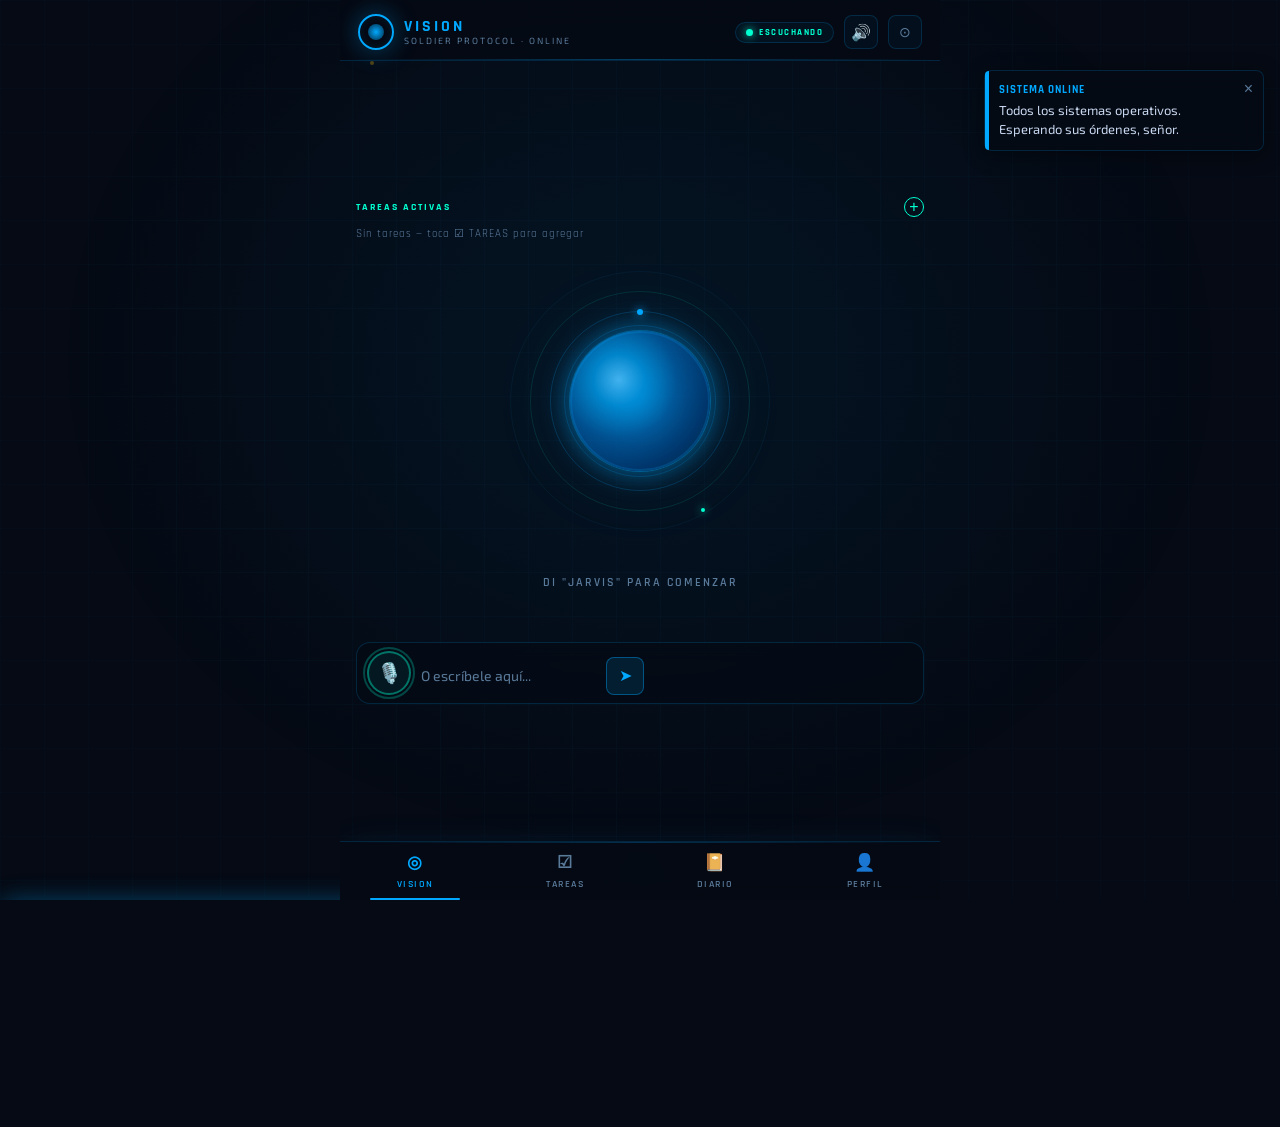
<file: index.html>
<!DOCTYPE html>
<html lang="es">

<head>
  <meta charset="UTF-8" />
  <meta name="viewport"
    content="width=device-width, initial-scale=1.0, maximum-scale=1.0, user-scalable=no, viewport-fit=cover" />
  <meta name="theme-color" content="#050A14" />
  <meta name="apple-mobile-web-app-capable" content="yes" />
  <meta name="apple-mobile-web-app-status-bar-style" content="black-translucent" />
  <meta name="apple-mobile-web-app-title" content="VISION SOLDIER" />
  <meta name="description" content="Tu asistente de inteligencia artificial personal." />
  <title>VISION SOLDIER</title>
  <link rel="manifest" href="manifest.json" />
  <link rel="stylesheet" href="css/main.css" />
</head>

<body>
  <div id="app">

    <!-- ── HEADER ── -->
    <header id="header">
      <div class="header-logo">
        <div class="logo-arc" aria-hidden="true"></div>
        <div class="logo-text">
          <span class="logo-title">VISION</span>
          <span class="logo-sub">Soldier Protocol · Online</span>
        </div>
      </div>
      <div class="header-controls">
        <div class="wake-status" id="wake-status">
          <span class="wake-dot" id="wake-dot"></span>
          <span class="wake-label" id="wake-label">ESCUCHANDO</span>
        </div>
        <button class="icon-btn" id="mute-btn" title="Silenciar voz" aria-label="Silenciar voz">🔊</button>
        <button class="icon-btn" id="minimize-btn" title="Minimizar a burbuja"
          aria-label="Minimizar a burbuja">⊙</button>
      </div>
    </header>

    <!-- ── PANTALLA PRINCIPAL ── -->
    <main id="main-screen">

      <!-- Barra de tareas diarias -->
      <div class="top-tasks-bar" id="top-tasks-bar">
        <div class="tasks-header">
          <span>TAREAS ACTIVAS</span>
          <button id="new-task-main-btn" class="add-task-btn" aria-label="Nueva tarea">+</button>
        </div>
        <div id="active-tasks-list" class="tasks-list"></div>
      </div>

      <!-- Partículas de fondo -->
      <div class="particles" aria-hidden="true">
        <div class="particle"></div>
        <div class="particle"></div>
        <div class="particle"></div>
        <div class="particle"></div>
        <div class="particle"></div>
        <div class="particle"></div>
        <div class="particle"></div>
        <div class="particle"></div>
        <div class="particle"></div>
        <div class="particle"></div>
        <div class="particle"></div>
        <div class="particle"></div>
      </div>

      <!-- Orbe central futurista -->
      <div class="orb-container" id="orb-container">
        <!-- Anillos orbitales -->
        <div class="orb-ring ring-1" aria-hidden="true"></div>
        <div class="orb-ring ring-2" aria-hidden="true"></div>
        <div class="orb-ring ring-3" aria-hidden="true"></div>

        <!-- Cuerpo del orbe -->
        <div class="orb" id="orb" aria-live="polite" aria-label="Estado de VISION">
          <div class="orb-core"></div>
          <div class="orb-glow"></div>
          <div class="orb-pulse"></div>

          <!-- Ondas de audio (visibles al hablar) -->
          <div class="orb-waves" id="orb-waves" aria-hidden="true">
            <span></span><span></span><span></span>
            <span></span><span></span><span></span>
            <span></span><span></span>
          </div>
        </div>

      </div><!-- /.orb-container -->

      <!-- Estado / mensaje dinámico (fuera del contenedor para no solaparse con los anillos) -->
      <div class="orb-status" id="orb-status">Di "Jarvis" para comenzar</div>
      <div class="orb-transcript" id="orb-transcript"></div>

      <!-- Zona de entrada de texto -->
      <div class="input-zone" id="input-zone">
        <div class="input-row">
          <div class="mic-orb-wrapper">
            <button class="mic-orb-btn" id="mic-orb-btn" aria-label="Micrófono siempre activo">
              <span class="mic-icon">🎙️</span>
              <div class="mic-ring" aria-hidden="true"></div>
            </button>
          </div>
          <div class="text-input-wrapper">
            <textarea id="chat-input" placeholder="O escríbele aquí..." rows="1" aria-label="Mensaje para VISION"
              autocomplete="off"></textarea>
          </div>
          <button class="send-icon-btn" id="send-btn" aria-label="Enviar mensaje">➤</button>
        </div>
      </div>
    </main>

    <!-- ── CHAT DRAWER (oculto, sube con flecha) ── -->
    <div class="chat-drawer" id="chat-drawer" aria-label="Historial de conversación">
      <!-- Handle / flecha para abrir/cerrar -->
      <div class="drawer-handle" id="drawer-handle" role="button" aria-label="Mostrar historial del chat" tabindex="0">
        <div class="handle-bar"></div>
        <div class="handle-arrow" id="handle-arrow">▲</div>
        <span class="handle-label">HISTORIAL</span>
      </div>

      <!-- Mensajes -->
      <div class="drawer-messages" id="chat-messages" role="log" aria-live="polite">
      </div>
    </div>

    <!-- ── NAVEGACIÓN ── -->
    <nav id="nav" aria-label="Navegación principal">
      <button class="nav-btn active" data-view="main" aria-label="Principal">
        <span class="nav-icon">◎</span>
        <span>VISION</span>
      </button>
      <button class="nav-btn" data-view="tasks" aria-label="Tareas">
        <span class="nav-icon">☑</span>
        <span>TAREAS</span>
      </button>
      <button class="nav-btn" data-view="diary" aria-label="Diario">
        <span class="nav-icon">📔</span>
        <span>DIARIO</span>
      </button>
      <button class="nav-btn" data-view="profile" aria-label="Perfil">
        <span class="nav-icon">👤</span>
        <span>PERFIL</span>
      </button>
    </nav>

    <!-- ── OVERLAY: Diario ── -->
    <div class="overlay-view" id="view-diary" role="region" aria-label="Diario personal">
      <div class="overlay-header">
        <button class="back-btn" id="back-from-diary" aria-label="Volver">←</button>
        <span class="view-title">Diario</span>
        <button class="btn-add" id="add-diary-btn" aria-label="Nueva entrada">+</button>
      </div>
      <!-- Calendar navigation -->
      <div class="diary-cal-nav">
        <button class="cal-nav-btn" id="diary-prev-month" aria-label="Mes anterior">&#8249;</button>
        <span class="cal-month-label" id="diary-month-label">Abril 2026</span>
        <button class="cal-nav-btn" id="diary-next-month" aria-label="Mes siguiente">&#8250;</button>
      </div>
      <div class="diary-cal-grid" id="diary-cal-grid" role="grid" aria-label="Calendario"></div>
      <div class="diary-cal-date-label" id="diary-cal-date-label"></div>
      <div id="diary-list" role="list" class="diary-scroll"></div>
    </div>

    <!-- ── OVERLAY: Tareas ── -->
    <div class="overlay-view" id="view-tasks" role="region" aria-label="Tareas">
      <div class="overlay-header">
        <button class="back-btn" id="back-from-tasks" aria-label="Volver">←</button>
        <span class="view-title">Tareas</span>
        <button class="btn-add" id="add-task-view-btn" aria-label="Nueva tarea">+</button>
      </div>
      <div class="tasks-filter-row">
        <button class="task-filter-pill active" data-filter="all">TODAS</button>
        <button class="task-filter-pill" data-filter="pending">PENDIENTES</button>
        <button class="task-filter-pill" data-filter="done">COMPLETADAS</button>
      </div>
      <div class="tasks-full-list" id="tasks-full-list" role="list"></div>
    </div>

    <!-- ── OVERLAY: Perfil ── -->
    <div class="overlay-view" id="view-profile" role="region" aria-label="Perfil">
      <div class="overlay-header">
        <button class="back-btn" id="back-from-profile" aria-label="Volver">←</button>
        <span class="view-title">Mi Perfil</span>
      </div>
      <div class="profile-container">
        <div class="profile-card">
          <div class="profile-card-title">Datos del usuario</div>
          <div class="profile-field">
            <div class="field-label">Nombre / Apodo</div>
            <input class="hud-input" id="profile-name" type="text" placeholder="ej. Jarvis, señor..." />
          </div>
          <div class="profile-field">
            <div class="field-label">Profesión</div>
            <input class="hud-input" id="profile-profession" type="text" />
          </div>
          <div class="profile-field">
            <div class="field-label">Intereses (separados por coma)</div>
            <input class="hud-input" id="profile-interests" type="text" />
          </div>
          <div class="profile-field">
            <div class="field-label">Rasgos personales</div>
            <input class="hud-input" id="profile-traits" type="text" />
          </div>
          <div class="profile-field">
            <div class="field-label">Contraseña del Diario (Opcional)</div>
            <input class="hud-input" id="profile-diary-password" type="password" placeholder="Ej. Protocolo 12" />
          </div>
          <div class="profile-field">
            <div class="field-label">🔑 Clave API Gemini</div>
            <input class="hud-input" id="profile-geminiApiKey" type="password"
              placeholder="AIzaSy... (Google AI Studio)" />
            <div class="field-hint">Si la IA no responde, obtén una clave gratis en aistudio.google.com</div>
          </div>
          <button class="btn-primary" id="save-profile-btn" style="width:100%;margin-top:10px">Guardar</button>
        </div>
        <div class="profile-card">
          <div class="profile-card-title">Estadísticas</div>
          <div id="profile-stats"
            style="font-size:13px;color:var(--color-text-dim);display:flex;flex-direction:column;gap:8px;">Cargando...
          </div>
        </div>
        <div class="profile-card">
          <div class="profile-card-title"> Paleta de Colores</div>
          <div style="font-size:12px;color:var(--color-text-dim);margin-bottom:12px;">Elige el tema visual del orbe y la
            interfaz</div>
          <div class="palette-grid" id="palette-grid">
            <div class="palette-swatch active" data-palette="jarvis" data-name="Jarvis"
              style="background: radial-gradient(circle at 40% 40%, #00E5FF, #0040A0);"
              onclick="APP.setPalette('jarvis')" title="Jarvis Blue"></div>
            <div class="palette-swatch" data-palette="phantom" data-name="Phantom"
              style="background: radial-gradient(circle at 40% 40%, #FF6080, #800020);"
              onclick="APP.setPalette('phantom')" title="Phantom Red"></div>
            <div class="palette-swatch" data-palette="matrix" data-name="Matrix"
              style="background: radial-gradient(circle at 40% 40%, #60FF90, #005020);"
              onclick="APP.setPalette('matrix')" title="Emerald Matrix"></div>
            <div class="palette-swatch" data-palette="void" data-name="Void"
              style="background: radial-gradient(circle at 40% 40%, #C080FF, #300060);" onclick="APP.setPalette('void')"
              title="Void Purple"></div>
            <div class="palette-swatch" data-palette="solar" data-name="Solar"
              style="background: radial-gradient(circle at 40% 40%, #FFD060, #802000);"
              onclick="APP.setPalette('solar')" title="Solar Gold"></div>
          </div>
        </div>
        <div class="profile-card">
          <div class="profile-card-title">Cómo activar a VISION</div>
          <div
            style="font-size:13px;color:var(--color-text-dim);line-height:1.8;display:flex;flex-direction:column;gap:6px;">
            <span>🎙️ Di <strong style="color:var(--color-primary)">"Jarvis"</strong> seguido de tu pregunta</span>
            <span>📔 Di <strong style="color:var(--color-accent)">"Jarvis, guarda esto:"</strong> para el diario</span>
            <span>⌨️ O escribe directamente en el campo de texto</span>
            <span>▲ Sube el historial tocando la flecha inferior</span>
          </div>
        </div>
      </div>
    </div>

  </div><!-- /#app -->

  <!-- ── MODAL: Nueva entrada del diario ── -->
  <div id="diary-modal" role="dialog" aria-modal="true" aria-label="Nueva entrada">
    <div class="modal-box notebook-modal">
      <div class="modal-title-row">
        <div class="modal-title">📄 Nueva Entrada</div>
        <div class="modal-date" id="diary-modal-date"></div>
      </div>
      <div>
        <div class="field-label">¿Qué quieres que VISION recuerde?</div>
        <textarea class="hud-textarea" id="diary-modal-content" placeholder="Escribe aquí..." rows="5"></textarea>
      </div>
      <div style="display:flex;gap:12px;">
        <div style="flex:1">
          <div class="field-label">Categoría</div>
          <select class="hud-select" id="diary-modal-category">
            <option value="personal">Personal</option>
            <option value="trabajo">Trabajo</option>
            <option value="salud">Salud</option>
            <option value="meta">Meta</option>
            <option value="otros">Otros</option>
          </select>
        </div>
        <div style="flex:1">
          <div class="field-label">Importancia</div>
          <select class="hud-select" id="diary-modal-importance">
            <option value="1">1 — Baja</option>
            <option value="2">2 — Normal</option>
            <option value="3" selected>3 — Media</option>
            <option value="4">4 — Alta</option>
            <option value="5">5 — Crítica</option>
          </select>
        </div>
      </div>
      <div class="modal-actions">
        <button class="btn-secondary" id="diary-modal-cancel">Cancelar</button>
        <button class="btn-primary" id="diary-modal-save">Guardar</button>
      </div>
    </div>
  </div>

  <!-- ── MODAL: Contraseña del Diario ── -->
  <div id="password-modal" role="dialog" aria-modal="true" aria-label="Desbloquear Diario">
    <div class="modal-box password-box">
      <div class="modal-title" style="text-align: center; color: var(--color-danger);">ACCESO RESTRINGIDO</div>
      <div style="text-align:center; margin-bottom:10px; font-size:12px; color:var(--color-text-dim);">
        <p>El Archivo del Diario está bloqueado.</p>
        <p>Escribe la contraseña o díctala haciendo click en el micrófono.</p>
      </div>
      <div class="pwd-input-group" style="display:flex; gap:10px; align-items:center;">
        <input class="hud-input pwd-input" id="diary-password-input" type="password" placeholder="Contraseña..."
          style="flex:1;" />
        <button class="pwd-mic-btn" id="pwd-mic-btn" aria-label="Dictar contraseña"
          style="width:40px;height:40px;border-radius:50%;border:1px solid var(--color-danger);background:rgba(255,56,96,0.1);color:var(--color-danger);cursor:pointer;display:flex;align-items:center;justify-content:center;font-size:18px;">🎙️</button>
      </div>
      <div class="modal-actions" style="justify-content: center; margin-top: 10px;">
        <button class="btn-secondary" id="pwd-cancel-btn">Cancelar</button>
        <button class="btn-primary" id="pwd-unlock-btn"
          style="border-color: var(--color-danger); color: var(--color-danger);">Desbloquear</button>
      </div>
    </div>
  </div>

  <!-- ── BURBUJA FLOTANTE VISION ── -->
  <div id="vision-bubble" class="vision-bubble" role="complementary" aria-label="VISION Soldier activo">
    <div class="bubble-speech" id="bubble-speech" role="status" aria-live="polite">
      <span class="bubble-speech-title" id="bubble-speech-title">VISION</span>
      <span class="bubble-speech-text" id="bubble-speech-text"></span>
      <button class="bubble-speech-close" id="bubble-speech-close" aria-label="Cerrar mensaje">×</button>
    </div>
    <div class="bubble-orb-wrap" id="bubble-orb-click" role="button" tabindex="0"
      aria-label="VISION Soldier — pulsa para ver recordatorio">
      <div class="bubble-orb-core"></div>
      <div class="bubble-orb-ring"></div>
      <div class="bubble-orb-pulse"></div>
      <div class="bubble-status-dot state-listening" id="bubble-status-dot"></div>
    </div>
  </div>

  <!-- ── FLOATING NOTIFICATIONS ── -->
  <div id="floating-notifications-container" class="floating-notifications-container" aria-live="polite"></div>

  <!-- ── TOAST ── -->
  <div id="toast" role="status" aria-live="polite"></div>

  <!-- Scripts -->
  <script src="js/config.js"></script>
  <script src="js/db.js"></script>
  <script src="js/personality.js"></script>
  <script src="js/voice.js"></script>
  <script src="js/ai.js"></script>
  <script src="js/router.js"></script>
  <script src="js/bubble.js"></script>
  <script src="js/app.js"></script>

  <script>
    if ('serviceWorker' in navigator) {
      window.addEventListener('load', () => {
        navigator.serviceWorker.register('./sw.js').catch(() => { });
      });
    }
  </script>
</body>

</html>
</file>
<file: css/main.css>
/* ============================================================
   VISION SOLDIER — Rediseño: Orbe Central + Chat Drawer
   ============================================================ */

@import url('https://fonts.googleapis.com/css2?family=Exo+2:wght@300;400;500;600;700&family=Rajdhani:wght@300;400;500;600;700&display=swap');

/* ═══════════════════════════════════════════
   PALETAS DE COLOR — se cambia con JS
═══════════════════════════════════════════ */

/* Jarvis Blue (default) */
:root,
[data-palette="jarvis"] {
  --bg-primary:      #050A14;
  --bg-secondary:    #080F1F;
  --bg-card:         rgba(0, 168, 255, 0.04);
  --bg-card-hover:   rgba(0, 168, 255, 0.08);
  --color-primary:   #00A8FF;
  --color-accent:    #00FFD1;
  --color-gold:      #FFB800;
  --color-danger:    #FF3860;
  --color-muted:     #3A4A6A;
  --color-text:      #C8D8F0;
  --color-text-dim:  #5A7A9A;
  --border-color:    rgba(0, 168, 255, 0.18);
  --glow-primary:    0 0 24px rgba(0, 168, 255, 0.35);
  --glow-accent:     0 0 24px rgba(0, 255, 209, 0.35);
  --glow-hot:        0 0 40px rgba(0, 168, 255, 0.6);
  --orb-c1: rgba(100,200,255,0.9); --orb-c2: rgba(0,168,255,0.7); --orb-c3: rgba(0,100,200,0.5);
  --orb-shadow: rgba(0,168,255,0.4);
}

/* Phantom Red */
[data-palette="phantom"] {
  --bg-primary:      #120508;
  --bg-secondary:    #1C0810;
  --bg-card:         rgba(255, 40, 80, 0.04);
  --bg-card-hover:   rgba(255, 40, 80, 0.08);
  --color-primary:   #FF2850;
  --color-accent:    #FF8C00;
  --color-gold:      #FFD700;
  --color-danger:    #FF2850;
  --color-muted:     #5A2A3A;
  --color-text:      #F0C8D0;
  --color-text-dim:  #8A4A5A;
  --border-color:    rgba(255, 40, 80, 0.18);
  --glow-primary:    0 0 24px rgba(255, 40, 80, 0.45);
  --glow-accent:     0 0 24px rgba(255, 140, 0, 0.4);
  --glow-hot:        0 0 40px rgba(255, 40, 80, 0.7);
  --orb-c1: rgba(255,100,120,0.9); --orb-c2: rgba(255,40,80,0.7); --orb-c3: rgba(180,20,50,0.5);
  --orb-shadow: rgba(255,40,80,0.5);
}

/* Emerald Matrix */
[data-palette="matrix"] {
  --bg-primary:      #030D08;
  --bg-secondary:    #051508;
  --bg-card:         rgba(0, 255, 100, 0.04);
  --bg-card-hover:   rgba(0, 255, 100, 0.08);
  --color-primary:   #00FF64;
  --color-accent:    #AAFF44;
  --color-gold:      #FFD700;
  --color-danger:    #FF3860;
  --color-muted:     #1A4A2A;
  --color-text:      #C0F0D0;
  --color-text-dim:  #3A6A4A;
  --border-color:    rgba(0, 255, 100, 0.18);
  --glow-primary:    0 0 24px rgba(0, 255, 100, 0.4);
  --glow-accent:     0 0 24px rgba(170, 255, 68, 0.35);
  --glow-hot:        0 0 40px rgba(0, 255, 100, 0.65);
  --orb-c1: rgba(100,255,160,0.9); --orb-c2: rgba(0,255,100,0.7); --orb-c3: rgba(0,160,60,0.5);
  --orb-shadow: rgba(0,255,100,0.45);
}

/* Void Purple */
[data-palette="void"] {
  --bg-primary:      #08050F;
  --bg-secondary:    #100818;
  --bg-card:         rgba(160, 80, 255, 0.04);
  --bg-card-hover:   rgba(160, 80, 255, 0.08);
  --color-primary:   #A050FF;
  --color-accent:    #FF50C8;
  --color-gold:      #FFB800;
  --color-danger:    #FF3860;
  --color-muted:     #3A2060;
  --color-text:      #E0C8FF;
  --color-text-dim:  #6A4A8A;
  --border-color:    rgba(160, 80, 255, 0.18);
  --glow-primary:    0 0 24px rgba(160, 80, 255, 0.45);
  --glow-accent:     0 0 24px rgba(255, 80, 200, 0.4);
  --glow-hot:        0 0 40px rgba(160, 80, 255, 0.7);
  --orb-c1: rgba(200,140,255,0.9); --orb-c2: rgba(160,80,255,0.7); --orb-c3: rgba(80,20,180,0.5);
  --orb-shadow: rgba(160,80,255,0.5);
}

/* Solar Gold */
[data-palette="solar"] {
  --bg-primary:      #0F0A02;
  --bg-secondary:    #180E03;
  --bg-card:         rgba(255, 180, 0, 0.04);
  --bg-card-hover:   rgba(255, 180, 0, 0.08);
  --color-primary:   #FFB800;
  --color-accent:    #FF6A00;
  --color-gold:      #FFE066;
  --color-danger:    #FF3860;
  --color-muted:     #5A3A00;
  --color-text:      #F0E0C0;
  --color-text-dim:  #8A6A30;
  --border-color:    rgba(255, 180, 0, 0.18);
  --glow-primary:    0 0 24px rgba(255, 180, 0, 0.45);
  --glow-accent:     0 0 24px rgba(255, 106, 0, 0.4);
  --glow-hot:        0 0 40px rgba(255, 180, 0, 0.7);
  --orb-c1: rgba(255,230,120,0.9); --orb-c2: rgba(255,180,0,0.7); --orb-c3: rgba(200,100,0,0.5);
  --orb-shadow: rgba(255,180,0,0.5);
}

:root {
  --font-main:       'Exo 2', sans-serif;
  --font-hud:        'Rajdhani', sans-serif;
  --radius:          14px;
  --radius-sm:       8px;
  --transition:      all 0.3s cubic-bezier(0.4, 0, 0.2, 1);
  --drawer-height:   55vh;
}

*, *::before, *::after { box-sizing: border-box; margin: 0; padding: 0; }

html, body {
  height: 100%; width: 100%;
  overflow: hidden;
  background: var(--bg-primary);
  color: var(--color-text);
  font-family: var(--font-main);
  -webkit-font-smoothing: antialiased;
}

/* HUD grid background */
body::before {
  content:''; position:fixed; inset:0;
  background:
    linear-gradient(180deg, rgba(0,168,255,0.025) 1px, transparent 1px),
    linear-gradient(90deg, rgba(0,168,255,0.025) 1px, transparent 1px);
  background-size: 44px 44px;
  pointer-events:none; z-index:0;
}
body::after {
  content:''; position:fixed; inset:0;
  background: radial-gradient(ellipse at 50% 40%, rgba(0,168,255,0.07) 0%, transparent 65%);
  pointer-events:none; z-index:0;
}

/* ════════════════════════════════════════════
   LAYOUT
════════════════════════════════════════════ */
#app {
  position:relative; z-index:1;
  display:flex; flex-direction:column;
  height:100dvh;
  max-width:600px; margin:0 auto;
  overflow:hidden;
}

/* ── HEADER ── */
#header {
  flex-shrink:0;
  display:flex; align-items:center; justify-content:space-between;
  padding: 14px 18px 10px;
  border-bottom: 1px solid var(--border-color);
  background: rgba(5,10,20,0.92);
  backdrop-filter: blur(14px);
  position:relative; z-index:10;
}
#header::after {
  content:''; position:absolute;
  bottom:0; left:0; right:0; height:1px;
  background: linear-gradient(90deg, transparent, var(--color-primary), transparent);
  opacity:0.35;
}

.header-logo { display:flex; align-items:center; gap:10px; }
.logo-arc {
  width:36px; height:36px;
  border:2px solid var(--color-primary);
  border-radius:50%;
  display:flex; align-items:center; justify-content:center;
  box-shadow: var(--glow-primary), inset 0 0 10px rgba(0,168,255,0.1);
  animation: arcPulse 3s ease-in-out infinite;
  position:relative;
}
.logo-arc::before {
  content:''; position:absolute;
  width:16px; height:16px; border-radius:50%;
  background: radial-gradient(circle, var(--color-primary) 0%, rgba(0,168,255,0.2) 100%);
  animation: arcGlow 3s ease-in-out infinite;
}
@keyframes arcPulse {
  0%,100% { box-shadow: var(--glow-primary), inset 0 0 10px rgba(0,168,255,0.1); }
  50%      { box-shadow: var(--glow-hot), inset 0 0 18px rgba(0,168,255,0.2); }
}
@keyframes arcGlow { 0%,100%{opacity:0.6} 50%{opacity:1} }

.logo-text { display:flex; flex-direction:column; line-height:1.1; }
.logo-title { font-family:var(--font-hud); font-size:16px; font-weight:700; color:var(--color-primary); letter-spacing:3px; text-transform:uppercase; }
.logo-sub   { font-size:9px; color:var(--color-text-dim); letter-spacing:2px; text-transform:uppercase; }

.header-controls { display:flex; align-items:center; gap:10px; }

.wake-status {
  display:flex; align-items:center; gap:6px;
  padding: 4px 10px;
  border:1px solid var(--border-color);
  border-radius:20px;
  background: rgba(0,168,255,0.05);
}
.wake-dot {
  width:7px; height:7px; border-radius:50%;
  background: var(--color-text-dim);
  transition: var(--transition);
}
.wake-dot.active   { background:var(--color-accent); box-shadow:0 0 8px var(--color-accent); animation:blink 1.5s ease-in-out infinite; }
.wake-dot.woken    { background:var(--color-primary); box-shadow:0 0 12px var(--color-primary); animation:blink 0.5s ease-in-out infinite; }
.wake-dot.speaking { background:var(--color-gold); box-shadow:0 0 10px var(--color-gold); }

.wake-label { font-family:var(--font-hud); font-size:9px; font-weight:700; letter-spacing:1.5px; color:var(--color-text-dim); transition:var(--transition); }
.wake-status.active .wake-label   { color:var(--color-accent); }
.wake-status.woken .wake-label    { color:var(--color-primary); }
.wake-status.speaking .wake-label { color:var(--color-gold); }

@keyframes blink { 0%,100%{opacity:1} 50%{opacity:0.3} }

.icon-btn {
  width:34px; height:34px; border:1px solid var(--border-color);
  border-radius:var(--radius-sm); background:var(--bg-card);
  color:var(--color-text-dim); cursor:pointer;
  display:flex; align-items:center; justify-content:center;
  font-size:16px; transition:var(--transition);
}
.icon-btn:hover { border-color:var(--color-primary); color:var(--color-primary); }

/* ════════════════════════════════════════════
   PANTALLA PRINCIPAL (Orbe)
════════════════════════════════════════════ */
#main-screen {
  flex:1;
  display:flex; flex-direction:column;
  align-items:center;
  justify-content:center;
  position:relative; overflow:hidden;
  padding: 16px 0 10px;
  gap:16px;
  min-height:0;
}

/* ── Partículas flotantes ── */
.particles { position:absolute; inset:0; pointer-events:none; overflow:hidden; }
.particle {
  position:absolute;
  width:2px; height:2px; border-radius:50%;
  background:var(--color-primary);
  opacity:0;
  animation: floatParticle 8s ease-in-out infinite;
}
.particle:nth-child(1)  { left:10%; animation-delay:0s;    animation-duration:9s; }
.particle:nth-child(2)  { left:25%; animation-delay:1.5s;  animation-duration:7s; }
.particle:nth-child(3)  { left:40%; animation-delay:3s;    animation-duration:11s; }
.particle:nth-child(4)  { left:55%; animation-delay:0.8s;  animation-duration:8s; }
.particle:nth-child(5)  { left:70%; animation-delay:2.2s;  animation-duration:10s; }
.particle:nth-child(6)  { left:85%; animation-delay:4s;    animation-duration:6s; }
.particle:nth-child(7)  { left:15%; animation-delay:5s;    animation-duration:9s; width:3px; height:3px; background:var(--color-accent); }
.particle:nth-child(8)  { left:35%; animation-delay:1s;    animation-duration:12s; width:3px; height:3px; background:var(--color-accent); }
.particle:nth-child(9)  { left:60%; animation-delay:3.5s;  animation-duration:7s; width:3px; height:3px; }
.particle:nth-child(10) { left:78%; animation-delay:6s;    animation-duration:8s; width:3px; height:3px; background:var(--color-accent); }
.particle:nth-child(11) { left:90%; animation-delay:2s;    animation-duration:10s; }
.particle:nth-child(12) { left:5%;  animation-delay:7s;    animation-duration:9s; width:4px; height:4px; background:var(--color-gold); opacity:0.3; }

@keyframes floatParticle {
  0%   { transform:translateY(100vh) scale(0); opacity:0; }
  10%  { opacity:0.5; }
  90%  { opacity:0.3; }
  100% { transform:translateY(-100px) scale(1.5); opacity:0; }
}

/* ── ORBE CONTAINER ── */
.orb-container {
  display:flex; flex-direction:column;
  align-items:center; gap:20px;
  position:relative; z-index:2;
  /* Tamaño fijo para que los anillos se posicionen bien */
  width:280px; height:280px;
  justify-content:center;
  flex-shrink:0;
  margin-bottom:10px;
}

/* ── Anillos orbitales ── */
.orb-ring {
  position:absolute;
  border-radius:50%;
  border:1px solid rgba(0,168,255,0.2);
  top:50%; left:50%;
  transform:translate(-50%,-50%);
  pointer-events:none;
  transition: var(--transition);
}
.ring-1 { width:180px; height:180px; animation: orbit1 12s linear infinite; }
.ring-2 { width:220px; height:220px; animation: orbit2 18s linear infinite reverse; border-color:rgba(0,255,209,0.12); }
.ring-3 { width:260px; height:260px; animation: orbit3 25s linear infinite; border-color:rgba(0,168,255,0.07); }

/* Puntos en los anillos */
.ring-1::before {
  content:''; position:absolute;
  width:6px; height:6px; border-radius:50%;
  background:var(--color-primary);
  box-shadow:0 0 10px var(--color-primary);
  top:-3px; left:50%; transform:translateX(-50%);
}
.ring-2::after {
  content:''; position:absolute;
  width:4px; height:4px; border-radius:50%;
  background:var(--color-accent);
  box-shadow:0 0 8px var(--color-accent);
  bottom:-2px; right:20%; 
}

@keyframes orbit1 { from{transform:translate(-50%,-50%) rotate(0deg)} to{transform:translate(-50%,-50%) rotate(360deg)} }
@keyframes orbit2 { from{transform:translate(-50%,-50%) rotate(0deg)} to{transform:translate(-50%,-50%) rotate(360deg)} }
@keyframes orbit3 { from{transform:translate(-50%,-50%) rotate(0deg)} to{transform:translate(-50%,-50%) rotate(360deg)} }

/* ── EL ORBE ── */
.orb {
  width:140px; height:140px;
  border-radius:50%;
  position:relative;
  cursor:pointer;
  display:flex; align-items:center; justify-content:center;
  transition: transform 0.4s ease;
}
.orb:hover { transform:scale(1.04); }

.orb-core {
  position:absolute; inset:0; border-radius:50%;
  background: radial-gradient(
    circle at 35% 35%,
    var(--orb-c1, rgba(100,200,255,0.9)) 0%,
    var(--orb-c2, rgba(0,168,255,0.7))  20%,
    var(--orb-c3, rgba(0,100,200,0.5))  45%,
    rgba(0,30,80, 0.9)   70%,
    var(--bg-primary, rgba(5,10,20,1))  100%
  );
  box-shadow:
    0 0 0 1px rgba(0,168,255,0.3),
    0 0 30px var(--orb-shadow, rgba(0,168,255,0.4)),
    0 0 80px rgba(0,168,255,0.15),
    inset 0 0 40px rgba(0,168,255,0.2);
  animation: orbBreath 4s ease-in-out infinite;
}

.orb-glow {
  position:absolute; inset:-20px; border-radius:50%;
  background: radial-gradient(circle, var(--orb-shadow, rgba(0,168,255,0.12)) 0%, transparent 70%);
  animation: orbBreath 4s ease-in-out infinite;
}

.orb-pulse {
  position:absolute; inset:0; border-radius:50%;
  border:2px solid var(--border-color);
  animation: pulseRing 4s ease-out infinite;
}
.orb-pulse::after {
  content:''; position:absolute; inset:-8px; border-radius:50%;
  border:1px solid var(--border-color);
  animation: pulseRing 4s ease-out infinite 1s;
}

@keyframes orbBreath {
  0%,100% {
    box-shadow: 0 0 0 1px var(--border-color), 0 0 30px var(--orb-shadow), 0 0 80px var(--orb-shadow), inset 0 0 40px var(--orb-shadow);
    transform:scale(1);
  }
  50% {
    box-shadow: 0 0 0 1px var(--color-primary), 0 0 50px var(--glow-primary), 0 0 120px var(--orb-shadow), inset 0 0 60px var(--orb-shadow);
    transform:scale(1.03);
  }
}

@keyframes pulseRing {
  0%   { transform:scale(1); opacity:0.6; }
  100% { transform:scale(1.5); opacity:0; }
}

/* ── Estados del Orbe ── */

/* ESCUCHANDO WAKE WORD (siempre activo) */
.orb.state-listening .orb-core {
  animation: orbBreath 2.5s ease-in-out infinite;
}

/* ACTIVADO — escuchando comando */
.orb.state-woken .orb-core {
  background: radial-gradient(
    circle at 35% 35%,
    var(--orb-c1) 0%,
    var(--orb-c2) 20%,
    var(--orb-c3) 45%,
    rgba(0,60,50, 0.9)   70%,
    var(--bg-primary)    100%
  );
  box-shadow:
    0 0 0 2px var(--color-accent),
    var(--glow-accent),
    var(--glow-hot),
    inset 0 0 50px var(--orb-shadow);
  animation: orbWoken 1s ease-in-out infinite;
  filter: brightness(1.2);
}
.orb.state-woken .orb-pulse { border-color: var(--color-accent); animation-duration:1.5s; }
.orb.state-woken .ring-1 { border-color:var(--color-accent); animation-duration:4s; }
.orb.state-woken .ring-2 { border-color:var(--color-primary); animation-duration:6s; }

@keyframes orbWoken {
  0%,100% { transform:scale(1); filter:brightness(1.2); }
  50%     { transform:scale(1.05); filter:brightness(1.5) saturate(1.3); }
}

/* PENSANDO — pulsa con el color primario de la paleta */
.orb.state-thinking .orb-core {
  background: radial-gradient(
    circle at 35% 35%,
    var(--orb-c1) 0%,
    var(--orb-c2) 20%,
    var(--orb-c3) 45%,
    rgba(20,10,60,0.9) 70%,
    var(--bg-primary)  100%
  );
  box-shadow:
    0 0 0 2px var(--color-primary),
    var(--glow-primary),
    inset 0 0 40px var(--orb-shadow);
  animation: orbThink 0.8s ease-in-out infinite;
}
@keyframes orbThink {
  0%,100%{ transform:scale(1); filter:brightness(1); }
  50%    { transform:scale(1.06); filter:brightness(1.4) saturate(1.2); }
}

/* HABLANDO — usa color gold invariante (es un estado especial) */
.orb.state-speaking .orb-core {
  background: radial-gradient(
    circle at 35% 35%,
    rgba(255,230,120,0.95) 0%,
    var(--color-gold, rgba(255,184,0,0.75)) 20%,
    rgba(200,100,0,0.55)   45%,
    rgba(60,20,0,0.9)      70%,
    var(--bg-primary)      100%
  );
  animation: orbSpeak 0.4s ease-in-out infinite alternate;
  box-shadow:
    0 0 0 2px var(--color-gold),
    0 0 40px rgba(255,184,0,0.6),
    0 0 100px rgba(255,184,0,0.25),
    inset 0 0 50px rgba(255,184,0,0.3);
}
@keyframes orbSpeak {
  from{ transform:scale(1); }
  to  { transform:scale(1.08); filter:brightness(1.2); }
}

/* ── Ondas del orbe (hablar) ── */
.orb-waves {
  position:absolute; inset:0; border-radius:50%;
  display:flex; align-items:center; justify-content:center;
  gap:3px; opacity:0; transition:opacity 0.3s ease;
  pointer-events:none;
}
.orb.state-speaking .orb-waves { opacity:1; }
.orb-waves span {
  display:block; width:3px; border-radius:3px;
  background: var(--color-gold, rgba(255,220,100,0.7));
  animation:waveBar 0.6s ease-in-out infinite alternate;
}
.orb-waves span:nth-child(1) { height:12px; animation-delay:0s; }
.orb-waves span:nth-child(2) { height:22px; animation-delay:0.07s; }
.orb-waves span:nth-child(3) { height:30px; animation-delay:0.14s; }
.orb-waves span:nth-child(4) { height:40px; animation-delay:0.05s; }
.orb-waves span:nth-child(5) { height:34px; animation-delay:0.12s; }
.orb-waves span:nth-child(6) { height:24px; animation-delay:0.09s; }
.orb-waves span:nth-child(7) { height:16px; animation-delay:0.03s; }
.orb-waves span:nth-child(8) { height:10px; animation-delay:0.06s; }
@keyframes waveBar { from{transform:scaleY(0.4)} to{transform:scaleY(1)} }

/* ── Status texts ── */
.orb-status {
  font-family:var(--font-hud);
  font-size:12px; font-weight:600;
  letter-spacing:2px; text-transform:uppercase;
  color:var(--color-text-dim);
  text-align:center;
  transition:var(--transition);
  margin-top:8px;
}
.orb-transcript {
  font-size:13px;
  color:var(--color-text-dim);
  text-align:center;
  min-height:20px;
  max-width:280px;
  font-style:italic;
  transition:var(--transition);
  opacity:0.7;
}

/* ════════════════════════════════════════════
   ZONA DE ENTRADA
════════════════════════════════════════════ */
.input-zone {
  width:100%; padding: 0 16px;
  position:relative; z-index:5;
  flex-shrink:0;
  padding-bottom:8px;
}

.input-row {
  display:flex; align-items:flex-end; gap:10px;
  background:rgba(5,10,20,0.7);
  border:1px solid var(--border-color);
  border-radius:var(--radius);
  padding: 8px 10px;
  backdrop-filter:blur(10px);
}

/* Botón micrófono circular */
.mic-orb-wrapper { flex-shrink:0; position:relative; }
.mic-orb-btn {
  width:44px; height:44px; border-radius:50%;
  border:2px solid rgba(0,255,209,0.4);
  background:rgba(0,255,209,0.06);
  color:var(--color-accent);
  display:flex; align-items:center; justify-content:center;
  cursor:pointer; position:relative; overflow:visible;
  transition:var(--transition);
}
.mic-orb-btn .mic-icon { font-size:20px; position:relative; z-index:1; }

.mic-ring {
  position:absolute; inset:-6px; border-radius:50%;
  border:2px solid rgba(0,255,209,0.25);
  animation:micRingPulse 2.5s ease-in-out infinite;
}
@keyframes micRingPulse {
  0%,100%{ transform:scale(1); opacity:0.7; }
  50%    { transform:scale(1.15); opacity:0.3; }
}

.mic-orb-btn.woken {
  border-color:var(--color-accent);
  background:rgba(0,255,209,0.15);
  box-shadow:var(--glow-accent);
  animation:micWoken 0.8s ease-in-out infinite;
}
.mic-orb-btn.listening-command {
  border-color:var(--color-primary);
  background:rgba(0,168,255,0.15);
  box-shadow:var(--glow-primary);
}
@keyframes micWoken {
  0%,100%{box-shadow:var(--glow-accent)}
  50%{box-shadow:0 0 30px rgba(0,255,209,0.8)}
}

#chat-input {
  flex:1;
  background:transparent;
  border:none; outline:none;
  color:var(--color-text);
  font-family:var(--font-main);
  font-size:14px;
  resize:none;
  max-height:80px; min-height:28px;
  line-height:1.5;
  padding: 6px 0;
}
#chat-input::placeholder { color:var(--color-text-dim); }

.send-icon-btn {
  width:38px; height:38px; border-radius:var(--radius-sm);
  border:1px solid rgba(0,168,255,0.4);
  background:rgba(0,168,255,0.12);
  color:var(--color-primary);
  font-size:16px; cursor:pointer;
  display:flex; align-items:center; justify-content:center;
  transition:var(--transition); flex-shrink:0;
}
.send-icon-btn:hover { background:rgba(0,168,255,0.25); box-shadow:var(--glow-primary); }

/* ════════════════════════════════════════════
   CHAT DRAWER (Historial)
════════════════════════════════════════════ */
.chat-drawer {
  position:absolute;
  /* Se posiciona por encima del main-screen pero DEBAJO del nav */
  bottom:0; left:0; right:0;
  background:rgba(5,10,20,0.97);
  border-top:1px solid var(--border-color);
  border-radius:var(--radius) var(--radius) 0 0;
  z-index:12; /* menor que nav (z-index:15) */
  transform: translateY(calc(100% - 42px));
  transition: transform 0.4s cubic-bezier(0.4, 0, 0.2, 1);
  max-height:var(--drawer-height);
  display:flex; flex-direction:column;
  backdrop-filter:blur(16px);
  box-shadow:0 -10px 40px rgba(0,168,255,0.1);
}

.chat-drawer.open { transform: translateY(0); }

.drawer-handle {
  flex-shrink:0;
  display:flex; align-items:center; justify-content:center; gap:8px;
  padding:10px 16px;
  cursor:pointer;
  border-bottom:1px solid transparent;
  transition:var(--transition);
  min-height:42px;
}
.chat-drawer.open .drawer-handle { border-bottom-color:var(--border-color); }

.handle-bar {
  width:36px; height:4px;
  background:var(--color-muted);
  border-radius:2px;
  position:absolute; top:8px; left:50%; transform:translateX(-50%);
  transition:var(--transition);
}
.chat-drawer.open .handle-bar { background:var(--color-primary); }

.handle-arrow {
  font-size:12px; color:var(--color-text-dim);
  transition:transform 0.4s ease, color 0.3s;
}
.chat-drawer.open .handle-arrow { transform:rotate(180deg); color:var(--color-primary); }

.handle-label {
  font-family:var(--font-hud); font-size:10px; font-weight:700;
  letter-spacing:2px; color:var(--color-text-dim);
  text-transform:uppercase; margin-top:2px;
  transition:var(--transition);
}
.chat-drawer.open .handle-label { color:var(--color-primary); }

.drawer-messages {
  flex:1; overflow-y:auto;
  padding:12px;
  display:flex; flex-direction:column; gap:10px;
  scroll-behavior:smooth;
}
.drawer-messages::-webkit-scrollbar { width:3px; }
.drawer-messages::-webkit-scrollbar-thumb { background:var(--border-color); border-radius:4px; }

/* ── Mensajes del drawer ── */
.message { display:flex; }
.message.user   { justify-content:flex-end; }
.message.vision { justify-content:flex-start; }

.bubble {
  max-width:82%; padding:9px 13px;
  border-radius:var(--radius); line-height:1.55;
}
.message.user   .bubble { background:rgba(0,168,255,0.12); border:1px solid rgba(0,168,255,0.25); border-bottom-right-radius:4px; font-size:13px; }
.message.vision .bubble { background:rgba(0,255,209,0.04); border:1px solid rgba(0,255,209,0.14); border-bottom-left-radius:4px; font-size:13px; }
.msg-label { font-family:var(--font-hud); font-size:9px; font-weight:700; letter-spacing:2px; color:var(--color-accent); margin-bottom:4px; text-transform:uppercase; }

.fade-in { animation:fadeInUp 0.3s ease forwards; }
@keyframes fadeInUp { from{opacity:0;transform:translateY(8px)} to{opacity:1;transform:translateY(0)} }

/* Thinking */
.thinking-dots { display:flex; gap:5px; align-items:center; padding:4px 0; }
.thinking-dots span { width:6px; height:6px; border-radius:50%; background:var(--color-accent); opacity:0.3; animation:thinkPulse 1.2s ease-in-out infinite; }
.thinking-dots span:nth-child(2){ animation-delay:0.18s; }
.thinking-dots span:nth-child(3){ animation-delay:0.36s; }
@keyframes thinkPulse { 0%,100%{opacity:0.15;transform:scale(0.7)} 50%{opacity:1;transform:scale(1.2)} }

/* ════════════════════════════════════════════
   NAVEGACIÓN
════════════════════════════════════════════ */
#nav {
  flex-shrink:0; display:flex;
  border-top:1px solid var(--border-color);
  background:rgba(5,10,20,0.95);
  backdrop-filter:blur(12px);
  position:relative; z-index:15;
  /* Android safe-area: push buttons above system nav bar */
  padding-bottom: env(safe-area-inset-bottom, 0px);
}
#nav::before {
  content:''; position:absolute;
  top:0; left:0; right:0; height:1px;
  background:linear-gradient(90deg,transparent,var(--color-primary),transparent);
  opacity:0.25;
}
.nav-btn {
  flex:1; padding:10px 8px; border:none;
  background:transparent; color:var(--color-text-dim);
  font-family:var(--font-hud); font-size:10px; font-weight:600;
  letter-spacing:1.5px; text-transform:uppercase;
  cursor:pointer; display:flex; flex-direction:column;
  align-items:center; gap:4px; transition:var(--transition);
  position:relative;
}
.nav-icon { font-size:17px; }
.nav-btn::after {
  content:''; position:absolute; bottom:0; left:20%; right:20%;
  height:2px; background:var(--color-primary); border-radius:2px;
  transform:scaleX(0); transition:var(--transition);
}
.nav-btn.active { color:var(--color-primary); }
.nav-btn.active::after { transform:scaleX(1); }
.nav-btn:hover { color:var(--color-text); }

/* ════════════════════════════════════════════
   OVERLAY VIEWS (Diary / Profile)
════════════════════════════════════════════ */
.overlay-view {
  position:fixed;
  top:0; left:0; right:0; bottom:0;
  z-index:50;
  background:var(--bg-primary);
  display:none; flex-direction:column;
  transform:translateX(100%);
  transition:transform 0.35s cubic-bezier(0.4,0,0.2,1);
  max-width:600px; margin:0 auto;
}
.overlay-view.open { display:flex; transform:translateX(0); }

.overlay-header {
  display:flex; align-items:center; gap:12px;
  padding:14px 16px;
  border-bottom:1px solid var(--border-color);
  flex-shrink:0;
}
.back-btn {
  width:34px; height:34px; border-radius:var(--radius-sm);
  border:1px solid var(--border-color); background:var(--bg-card);
  color:var(--color-text-dim); font-size:18px; cursor:pointer;
  display:flex; align-items:center; justify-content:center;
  transition:var(--transition);
}
.back-btn:hover { border-color:var(--color-primary); color:var(--color-primary); }
.view-title { font-family:var(--font-hud); font-size:14px; font-weight:700; letter-spacing:3px; color:var(--color-primary); text-transform:uppercase; flex:1; }
.btn-add { width:34px; height:34px; border-radius:50%; border:1px solid var(--color-accent); background:rgba(0,255,209,0.08); color:var(--color-accent); font-size:20px; cursor:pointer; display:flex; align-items:center; justify-content:center; transition:var(--transition); }
.btn-add:hover { box-shadow:var(--glow-accent); }

/* ── Diario ── */
.diary-scroll { flex:1; overflow-y:auto; padding:12px; display:flex; flex-direction:column; gap:10px; }
.diary-scroll::-webkit-scrollbar { width:3px; }
.diary-scroll::-webkit-scrollbar-thumb { background:var(--border-color); border-radius:4px; }

.diary-card { background:var(--bg-card); border:1px solid var(--border-color); border-radius:var(--radius); padding:14px; transition:var(--transition); }
.diary-card:hover { border-color:rgba(0,168,255,0.35); }
.diary-card-header { display:flex; align-items:center; gap:8px; margin-bottom:8px; flex-wrap:wrap; }
.diary-category { font-family:var(--font-hud); font-size:10px; font-weight:700; letter-spacing:2px; }
.diary-importance { font-size:11px; color:var(--color-gold); }
.diary-date { margin-left:auto; font-size:11px; color:var(--color-text-dim); font-family:var(--font-hud); }
.diary-title { font-weight:600; font-size:14px; margin-bottom:5px; }
.diary-content { font-size:13px; color:var(--color-text-dim); line-height:1.6; }
.diary-tags { display:flex; flex-wrap:wrap; gap:5px; margin-top:8px; }
.tag { font-size:10px; padding:2px 7px; border-radius:20px; border:1px solid var(--border-color); color:var(--color-text-dim); font-family:var(--font-hud); }
.diary-actions { display:flex; justify-content:flex-end; margin-top:8px; }
.btn-delete-diary { font-size:11px; padding:3px 9px; border-radius:var(--radius-sm); border:1px solid rgba(255,56,96,0.3); background:transparent; color:var(--color-danger); cursor:pointer; font-family:var(--font-hud); letter-spacing:1px; transition:var(--transition); }
.btn-delete-diary:hover { background:rgba(255,56,96,0.1); }

.empty-state { text-align:center; padding:50px 20px; color:var(--color-text-dim); }
.empty-icon { font-size:44px; margin-bottom:14px; opacity:0.5; }
.empty-sub { font-size:12px; margin-top:5px; opacity:0.6; }
.loading-text { text-align:center; padding:40px; color:var(--color-text-dim); font-family:var(--font-hud); letter-spacing:2px; }

/* ── Perfil ── */
.profile-container { flex:1; overflow-y:auto; padding:14px; display:flex; flex-direction:column; gap:14px; }
.profile-container::-webkit-scrollbar { width:3px; }
.profile-container::-webkit-scrollbar-thumb { background:var(--border-color); border-radius:4px; }
.profile-card { background:var(--bg-card); border:1px solid var(--border-color); border-radius:var(--radius); padding:16px; }
.profile-card-title { font-family:var(--font-hud); font-size:11px; font-weight:700; letter-spacing:2px; color:var(--color-accent); text-transform:uppercase; margin-bottom:14px; }
.profile-field { margin-bottom:12px; }
.field-label { font-size:11px; color:var(--color-text-dim); font-family:var(--font-hud); letter-spacing:1px; text-transform:uppercase; margin-bottom:5px; }
.hud-input,.hud-select,.hud-textarea {
  width:100%; background:rgba(0,168,255,0.04); border:1px solid var(--border-color);
  border-radius:var(--radius-sm); color:var(--color-text);
  font-family:var(--font-main); font-size:14px; padding:9px 12px;
  outline:none; transition:var(--transition);
}
.hud-input:focus,.hud-select:focus,.hud-textarea:focus { border-color:var(--color-primary); box-shadow:0 0 0 2px rgba(0,168,255,0.08); }
.hud-textarea { resize:vertical; min-height:80px; }
.hud-select { appearance:none; cursor:pointer; }
.hud-select option { background:var(--bg-secondary); }

/* ── Modal ── */
#diary-modal { position:fixed; inset:0; background:rgba(5,10,20,0.88); backdrop-filter:blur(8px); z-index:100; display:none; align-items:center; justify-content:center; padding:20px; }
#diary-modal.open { display:flex; }
.modal-box { background:var(--bg-secondary); border:1px solid var(--border-color); border-radius:var(--radius); padding:22px; width:100%; max-width:480px; box-shadow:var(--glow-primary); display:flex; flex-direction:column; gap:14px; }
.modal-title { font-family:var(--font-hud); font-size:13px; font-weight:700; letter-spacing:3px; color:var(--color-primary); text-transform:uppercase; }
.modal-actions { display:flex; gap:10px; justify-content:flex-end; }
.btn-primary { padding:9px 20px; background:linear-gradient(135deg,rgba(0,168,255,0.25),rgba(0,168,255,0.1)); border:1px solid rgba(0,168,255,0.5); border-radius:var(--radius-sm); color:var(--color-primary); font-family:var(--font-hud); font-size:12px; font-weight:700; letter-spacing:2px; cursor:pointer; transition:var(--transition); text-transform:uppercase; }
.btn-primary:hover { box-shadow:var(--glow-primary); }
.btn-secondary { padding:9px 20px; background:transparent; border:1px solid var(--border-color); border-radius:var(--radius-sm); color:var(--color-text-dim); font-family:var(--font-hud); font-size:12px; font-weight:600; letter-spacing:1.5px; cursor:pointer; transition:var(--transition); text-transform:uppercase; }
.btn-secondary:hover { border-color:var(--color-text-dim); color:var(--color-text); }

/* ── Toast ── */
#toast { position:fixed; bottom:80px; left:50%; transform:translateX(-50%) translateY(20px); background:rgba(0,255,209,0.1); border:1px solid rgba(0,255,209,0.3); color:var(--color-accent); padding:10px 20px; border-radius:var(--radius-sm); font-size:13px; font-family:var(--font-hud); letter-spacing:0.5px; opacity:0; transition:all 0.3s ease; z-index:200; backdrop-filter:blur(8px); text-align:center; max-width:calc(100% - 48px); }
#toast.show { opacity:1; transform:translateX(-50%) translateY(0); }

@media(max-width:380px) { .orb{ width:120px; height:120px; } .ring-1{ width:155px; height:155px; } .ring-2{ width:190px; height:190px; } .ring-3{ width:225px; height:225px; } }

/* ── TASK BAR ── */
.top-tasks-bar {
  width: 100%;
  padding: 0 16px;
  position: relative;
  z-index: 10;
  flex-shrink: 0;
}
.tasks-header {
  display: flex;
  justify-content: space-between;
  align-items: center;
  font-family: var(--font-hud);
  font-size: 10px;
  font-weight: 700;
  letter-spacing: 2px;
  color: var(--color-accent);
  margin-bottom: 6px;
}
.tasks-list {
  display: flex;
  flex-direction: column;
  gap: 5px;
  max-height: 90px;
  overflow-y: auto;
}
.tasks-list::-webkit-scrollbar { width: 2px; }
.tasks-list::-webkit-scrollbar-thumb { background: var(--border-color); border-radius: 2px; }
.task-item {
  display: flex;
  align-items: center;
  gap: 8px;
  background: var(--bg-card);
  border: 1px solid var(--border-color);
  padding: 5px 10px;
  border-radius: var(--radius-sm);
  font-size: 12px;
  color: var(--color-text);
  transition: var(--transition);
}
.task-item.completed {
  opacity: 0.5;
  text-decoration: line-through;
}
.task-checkbox {
  appearance: none;
  -webkit-appearance: none;
  width: 14px; height: 14px;
  border: 1px solid var(--color-primary);
  border-radius: 3px;
  cursor: pointer;
  position: relative;
  flex-shrink: 0;
}
.task-checkbox:checked { background: var(--color-primary); }
.task-checkbox:checked::after {
  content: "✔";
  position: absolute; inset: 0;
  display: flex; align-items: center; justify-content: center;
  color: var(--bg-primary);
  font-size: 9px;
}
.add-task-btn {
  background: transparent;
  color: var(--color-accent);
  border: 1px solid var(--color-accent);
  border-radius: 50%;
  width: 20px; height: 20px;
  display: flex;
  align-items: center;
  justify-content: center;
  cursor: pointer;
  font-size: 16px;
  line-height: 1;
  transition: var(--transition);
}
.add-task-btn:hover { background: rgba(0,255,209,0.1); box-shadow: var(--glow-accent); }

/* ── PALETTE PICKER ── */
.palette-grid {
  display: grid;
  grid-template-columns: repeat(5, 1fr);
  gap: 10px;
  margin-top: 8px;
}
.palette-swatch {
  aspect-ratio: 1;
  border-radius: 50%;
  cursor: pointer;
  border: 2px solid transparent;
  transition: var(--transition);
  position: relative;
  box-shadow: 0 0 8px rgba(0,0,0,0.4);
}
.palette-swatch:hover { transform: scale(1.15); }
.palette-swatch.active {
  border-color: white;
  box-shadow: 0 0 0 3px rgba(255,255,255,0.3), 0 0 16px rgba(255,255,255,0.2);
  transform: scale(1.1);
}
.palette-swatch::after {
  content: attr(data-name);
  position: absolute;
  bottom: -20px;
  left: 50%; transform: translateX(-50%);
  font-family: var(--font-hud);
  font-size: 8px;
  letter-spacing: 1px;
  color: var(--color-text-dim);
  white-space: nowrap;
  text-transform: uppercase;
  opacity: 0;
  transition: var(--transition);
}
.palette-swatch:hover::after, .palette-swatch.active::after { opacity: 1; }

/* ── PASSWORD MODAL SPECIFIC ── */
.pwd-mic-btn.listening {
  background: transparent;
  box-shadow: 0 0 15px var(--color-danger);
  animation: pwdMicPulse 1s infinite alternate;
}
@keyframes pwdMicPulse {
  from { transform: scale(1); box-shadow: 0 0 10px var(--color-danger); }
  to { transform: scale(1.1); box-shadow: 0 0 25px var(--color-danger); }
}

/* ── FLOATING NOTIFICATIONS ── */
.floating-notifications-container {
  position: fixed;
  top: 70px;
  right: 16px;
  width: 280px;
  max-width: calc(100% - 32px);
  z-index: 1000;
  display: flex;
  flex-direction: column;
  gap: 10px;
  pointer-events: none;
}

.floating-notification {
  background: rgba(5, 10, 20, 0.9);
  backdrop-filter: blur(12px);
  border: 1px solid var(--border-color);
  border-radius: var(--radius-sm);
  padding: 12px 30px 12px 14px;
  color: var(--color-text);
  font-size: 13px;
  line-height: 1.4;
  box-shadow: 0 4px 20px rgba(0, 0, 0, 0.4);
  position: relative;
  transform: translateX(120%);
  opacity: 0;
  transition: transform 0.4s cubic-bezier(0.175, 0.885, 0.32, 1.275), opacity 0.4s ease;
  pointer-events: auto;
  cursor: pointer;
}

.floating-notification:hover {
  border-color: rgba(0, 168, 255, 0.5);
}

.floating-notification.show {
  transform: translateX(0);
  opacity: 1;
}

.floating-notification.hide {
  transform: translateX(120%);
  opacity: 0;
}

.floating-notification::before {
  content: '';
  position: absolute;
  top: 0;
  bottom: 0;
  left: 0;
  width: 4px;
  background: var(--color-primary);
  border-radius: var(--radius-sm) 0 0 var(--radius-sm);
}

.floating-notification.info::before { background: var(--color-primary); }
.floating-notification.success { border-color: rgba(0,255,209,0.3); }
.floating-notification.success::before { background: var(--color-accent); }
.floating-notification.warning { border-color: rgba(255,184,0,0.3); }
.floating-notification.warning::before { background: var(--color-gold); }
.floating-notification.error { border-color: rgba(255,56,96,0.3); }
.floating-notification.error::before { background: var(--color-danger); }

.floating-notification-title {
  font-family: var(--font-hud);
  font-size: 11px;
  font-weight: 700;
  letter-spacing: 1px;
  color: var(--color-primary);
  margin-bottom: 3px;
  text-transform: uppercase;
  display: block;
}
.floating-notification.success .floating-notification-title { color: var(--color-accent); }
.floating-notification.warning .floating-notification-title { color: var(--color-gold); }
.floating-notification.error .floating-notification-title { color: var(--color-danger); }

.floating-notification-close {
  position: absolute;
  top: 10px;
  right: 10px;
  background: transparent;
  border: none;
  color: var(--color-text-dim);
  font-size: 16px;
  line-height: 1;
  cursor: pointer;
  transition: var(--transition);
}
.floating-notification:hover .floating-notification-close { color: var(--color-danger); }

/* ════════════════════════════════════════════
   BURBUJA FLOTANTE VISION
════════════════════════════════════════════ */

/* ── Contenedor principal ── */
.vision-bubble {
  position: fixed;
  bottom: 70px;
  right: 16px;
  z-index: 9999;
  display: flex;
  flex-direction: column;
  align-items: flex-end;
  gap: 8px;
  touch-action: none;
  user-select: none;
  -webkit-user-select: none;
  /* Oculta por defecto — solo aparece en modo mini */
  opacity: 0;
  pointer-events: none;
  transform: scale(0.7) translateX(20px);
  transition: opacity 0.4s ease, transform 0.4s cubic-bezier(0.175, 0.885, 0.32, 1.275);
}

/* Visible solo cuando la app está minimizada */
.vision-bubble.mode-mini {
  opacity: 1;
  pointer-events: auto;
  transform: scale(1) translateX(0);
}

/* ── Speech bubble ── */
.bubble-speech {
  background: rgba(5, 10, 20, 0.96);
  border: 1px solid var(--border-color);
  border-radius: var(--radius-sm);
  padding: 11px 30px 11px 13px;
  max-width: 220px;
  min-width: 160px;
  position: relative;
  backdrop-filter: blur(14px);
  box-shadow: 0 4px 24px rgba(0, 0, 0, 0.5), var(--glow-primary);
  opacity: 0;
  transform: translateX(8px) scale(0.94);
  transition: opacity 0.3s ease, transform 0.3s cubic-bezier(0.175, 0.885, 0.32, 1.275);
  pointer-events: none;
}

.bubble-speech.visible {
  opacity: 1;
  transform: translateX(0) scale(1);
  pointer-events: auto;
}

/* Flecha apuntando hacia abajo (hacia el orbe) */
.bubble-speech::after {
  content: '';
  position: absolute;
  bottom: -6px;
  right: 20px;
  width: 11px;
  height: 11px;
  background: rgba(5, 10, 20, 0.96);
  border-right: 1px solid var(--border-color);
  border-bottom: 1px solid var(--border-color);
  transform: rotate(45deg);
}

/* Borde izquierdo coloreado por tipo */
.bubble-speech::before {
  content: '';
  position: absolute;
  top: 0; bottom: 0; left: 0;
  width: 3px;
  background: var(--color-primary);
  border-radius: var(--radius-sm) 0 0 var(--radius-sm);
}
.bubble-speech.reminder::before { background: var(--color-gold); }
.bubble-speech.info::before     { background: var(--color-primary); }
.bubble-speech.debate::before   { background: var(--color-accent); }
.bubble-speech.english::before  { background: #A855F7; }
.bubble-speech.news::before     { background: var(--color-primary); }
.bubble-speech.curiosity::before{ background: var(--color-accent); }

.bubble-speech-title {
  font-family: var(--font-hud);
  font-size: 9px;
  font-weight: 700;
  letter-spacing: 2px;
  color: var(--color-primary);
  text-transform: uppercase;
  margin-bottom: 5px;
  display: block;
}
.bubble-speech.reminder .bubble-speech-title { color: var(--color-gold); }
.bubble-speech.debate  .bubble-speech-title  { color: var(--color-accent); }
.bubble-speech.english .bubble-speech-title  { color: #A855F7; }
.bubble-speech.news    .bubble-speech-title  { color: var(--color-primary); }
.bubble-speech.curiosity .bubble-speech-title{ color: var(--color-accent); }

.bubble-speech-text {
  font-size: 12px;
  color: var(--color-text);
  line-height: 1.5;
  display: block;
}

.bubble-speech-close {
  position: absolute;
  top: 7px;
  right: 8px;
  background: transparent;
  border: none;
  color: var(--color-text-dim);
  font-size: 16px;
  line-height: 1;
  cursor: pointer;
  transition: var(--transition);
  padding: 0;
}
.bubble-speech-close:hover { color: var(--color-danger); }

/* ── Orbe de la burbuja ── */
.bubble-orb-wrap {
  width: 58px;
  height: 58px;
  border-radius: 50%;
  position: relative;
  cursor: pointer;
  display: flex;
  align-items: center;
  justify-content: center;
  border: 2px solid rgba(0, 168, 255, 0.35);
  box-shadow: 0 0 18px var(--orb-shadow), 0 4px 16px rgba(0, 0, 0, 0.5);
  animation: orbBreath 4s ease-in-out infinite;
  transition: transform 0.3s ease, box-shadow 0.3s ease;
  flex-shrink: 0;
}

.bubble-orb-wrap:hover {
  transform: scale(1.08);
  box-shadow: var(--glow-hot), 0 4px 20px rgba(0, 0, 0, 0.6);
}

.bubble-orb-core {
  position: absolute;
  inset: 0;
  border-radius: 50%;
  background: radial-gradient(
    circle at 35% 35%,
    var(--orb-c1, rgba(100,200,255,0.9)) 0%,
    var(--orb-c2, rgba(0,168,255,0.7))  25%,
    var(--orb-c3, rgba(0,100,200,0.5))  55%,
    rgba(0, 20, 60, 0.95)               80%,
    var(--bg-primary, #050A14)          100%
  );
}

.bubble-orb-ring {
  position: absolute;
  inset: -7px;
  border-radius: 50%;
  border: 1px solid var(--border-color);
  animation: pulseRing 3s ease-out infinite;
  pointer-events: none;
}

.bubble-orb-pulse {
  position: absolute;
  inset: -14px;
  border-radius: 50%;
  border: 1px solid rgba(0, 168, 255, 0.1);
  animation: pulseRing 3s ease-out infinite 0.8s;
  pointer-events: none;
}

/* ── Punto de estado (escuchando / hablando / activo) ── */
.bubble-status-dot {
  position: absolute;
  bottom: 3px;
  right: 3px;
  width: 13px;
  height: 13px;
  border-radius: 50%;
  border: 2px solid var(--bg-primary);
  background: var(--color-text-dim);
  transition: var(--transition);
  z-index: 2;
}
.bubble-status-dot.state-listening {
  background: var(--color-accent);
  box-shadow: 0 0 6px var(--color-accent);
  animation: blink 1.5s ease-in-out infinite;
}
.bubble-status-dot.state-woken {
  background: var(--color-primary);
  box-shadow: 0 0 10px var(--color-primary);
  animation: blink 0.5s ease-in-out infinite;
}
.bubble-status-dot.state-speaking {
  background: var(--color-gold);
  box-shadow: 0 0 8px var(--color-gold);
}

/* ── Modo mini (app minimizada) ── */
.vision-bubble.mode-mini .bubble-orb-wrap {
  width: 68px;
  height: 68px;
  box-shadow: 0 0 30px var(--orb-shadow), 0 6px 24px rgba(0, 0, 0, 0.6), var(--glow-primary);
  border-color: var(--color-primary);
  animation: orbWoken 2s ease-in-out infinite;
}
.vision-bubble.mode-mini .bubble-orb-ring  { inset: -9px; }
.vision-bubble.mode-mini .bubble-orb-pulse { inset: -18px; }

/* ── Botón minimizar en el header ── */
#minimize-btn { font-size: 14px; }

/* ════════════════════════════════════════════
   APP MINIMIZADA — oculta UI principal
════════════════════════════════════════════ */
body.app-minimized #app {
  opacity: 0;
  pointer-events: none;
  transition: opacity 0.4s ease;
}
body.app-minimized #diary-modal,
body.app-minimized #password-modal,
body.app-minimized #floating-notifications-container,
body.app-minimized #toast {
  opacity: 0 !important;
  pointer-events: none !important;
  transition: opacity 0.3s ease;
}

/* ════════════════════════════════════════════
   DIARY CALENDAR
════════════════════════════════════════════ */

.diary-cal-nav {
  display: flex;
  align-items: center;
  justify-content: space-between;
  padding: 10px 16px;
  border-bottom: 1px solid var(--border-color);
  flex-shrink: 0;
  background: rgba(0, 168, 255, 0.02);
}

.cal-nav-btn {
  width: 36px; height: 36px;
  border: 1px solid var(--border-color);
  background: var(--bg-card);
  color: var(--color-text-dim);
  border-radius: var(--radius-sm);
  cursor: pointer; font-size: 22px; line-height: 1;
  display: flex; align-items: center; justify-content: center;
  transition: var(--transition);
}
.cal-nav-btn:hover { border-color: var(--color-primary); color: var(--color-primary); box-shadow: var(--glow-primary); }

.cal-month-label {
  font-family: var(--font-hud);
  font-size: 13px; font-weight: 700;
  letter-spacing: 2px;
  color: var(--color-primary);
  text-transform: uppercase;
}

.diary-cal-grid {
  display: grid;
  grid-template-columns: repeat(7, 1fr);
  gap: 3px;
  padding: 8px 10px;
  border-bottom: 1px solid var(--border-color);
  flex-shrink: 0;
}

.cal-day-name {
  text-align: center;
  font-family: var(--font-hud);
  font-size: 9px; font-weight: 700;
  color: var(--color-text-dim);
  letter-spacing: 1px;
  padding: 4px 0 6px;
}

.cal-day {
  aspect-ratio: 1;
  display: flex;
  flex-direction: column;
  align-items: center;
  justify-content: center;
  border-radius: 50%;
  cursor: pointer;
  font-family: var(--font-hud);
  font-size: 12px; font-weight: 500;
  color: var(--color-text-dim);
  transition: var(--transition);
  position: relative;
  user-select: none;
}
.cal-day:hover:not(.empty) { background: var(--bg-card-hover); color: var(--color-text); }
.cal-day.today { border: 1.5px solid var(--color-primary); color: var(--color-primary); font-weight: 700; }
.cal-day.selected { background: var(--color-primary); color: var(--bg-primary); font-weight: 700; border: none; box-shadow: 0 0 10px rgba(0, 168, 255, 0.35); }
.cal-day.selected.today { background: var(--color-primary); }
.cal-day.has-entries::after {
  content: '';
  position: absolute;
  bottom: 1px; left: 50%; transform: translateX(-50%);
  width: 4px; height: 4px; border-radius: 50%;
  background: var(--color-accent);
}
.cal-day.selected.has-entries::after { background: var(--bg-primary); }
.cal-day.empty { cursor: default; pointer-events: none; }

.diary-cal-date-label {
  padding: 8px 16px 4px;
  font-family: var(--font-hud);
  font-size: 10px; font-weight: 700;
  letter-spacing: 2px;
  color: var(--color-accent);
  text-transform: uppercase;
  flex-shrink: 0;
}

/* ── Diary Notebook Cards ── */
.diary-scroll {
  flex: 1;
  overflow-y: auto;
  padding: 10px 12px 16px;
  display: flex; flex-direction: column; gap: 12px;
}
.diary-scroll::-webkit-scrollbar { width: 3px; }
.diary-scroll::-webkit-scrollbar-thumb { background: var(--border-color); border-radius: 4px; }

.diary-card {
  background: rgba(255, 255, 220, 0.025);
  border: none;
  border-left: 3px solid var(--color-primary);
  border-radius: 0 var(--radius) var(--radius) 0;
  padding: 14px 14px 12px 18px;
  transition: var(--transition);
  position: relative;
  /* Notebook ruled lines */
  background-image: repeating-linear-gradient(
    transparent,
    transparent 26px,
    rgba(0, 168, 255, 0.06) 26px,
    rgba(0, 168, 255, 0.06) 27px
  );
  background-size: 100% 27px;
  backdrop-filter: blur(4px);
}
.diary-card:hover { border-left-width: 4px; background-color: rgba(255, 255, 220, 0.04); }
.diary-card::before {
  content: '';
  position: absolute;
  top: 0; bottom: 0; left: 20px;
  width: 1px;
  background: rgba(0, 168, 255, 0.08);
}

/* ════════════════════════════════════════════
   TASKS FULL VIEW
════════════════════════════════════════════ */

.tasks-filter-row {
  display: flex;
  gap: 8px;
  padding: 10px 14px;
  border-bottom: 1px solid var(--border-color);
  flex-shrink: 0;
}

.task-filter-pill {
  padding: 5px 14px;
  border: 1px solid var(--border-color);
  background: transparent;
  color: var(--color-text-dim);
  font-family: var(--font-hud);
  font-size: 10px; font-weight: 700;
  letter-spacing: 1.5px; text-transform: uppercase;
  border-radius: 20px;
  cursor: pointer;
  transition: var(--transition);
}
.task-filter-pill.active {
  border-color: var(--color-primary);
  color: var(--color-primary);
  background: rgba(0, 168, 255, 0.08);
}
.task-filter-pill:hover:not(.active) { border-color: var(--color-text-dim); color: var(--color-text); }

.tasks-full-list {
  flex: 1; overflow-y: auto;
  padding: 12px;
  display: flex; flex-direction: column; gap: 10px;
}
.tasks-full-list::-webkit-scrollbar { width: 3px; }
.tasks-full-list::-webkit-scrollbar-thumb { background: var(--border-color); border-radius: 4px; }

.task-view-item {
  display: flex;
  align-items: center;
  gap: 14px;
  padding: 14px 14px 14px 18px;
  background: var(--bg-card);
  border: 1px solid var(--border-color);
  border-radius: var(--radius);
  transition: var(--transition);
  position: relative;
  overflow: hidden;
}
.task-view-item::before {
  content: '';
  position: absolute;
  left: 0; top: 0; bottom: 0; width: 3px;
  background: var(--color-primary);
  border-radius: var(--radius) 0 0 var(--radius);
  transition: var(--transition);
}
.task-view-item:hover { border-color: rgba(0, 168, 255, 0.35); transform: translateX(2px); }
.task-view-item.completed { opacity: 0.55; }
.task-view-item.completed::before { background: var(--color-muted); }

.task-view-check-wrap { flex-shrink: 0; }

.task-view-check {
  width: 26px; height: 26px;
  border-radius: 50%;
  border: 2px solid var(--color-primary);
  background: transparent;
  cursor: pointer;
  display: flex; align-items: center; justify-content: center;
  transition: var(--transition);
  color: var(--bg-primary);
  padding: 0;
}
.task-view-check svg { width: 14px; height: 14px; display: none; }
.task-view-check.checked {
  background: var(--color-primary);
  box-shadow: 0 0 14px rgba(0, 168, 255, 0.45);
}
.task-view-check.checked svg { display: block; }
.task-view-check:hover:not(.checked) { background: rgba(0, 168, 255, 0.1); }

.task-view-body { flex: 1; min-width: 0; }
.task-view-text {
  font-size: 14px; line-height: 1.45;
  color: var(--color-text);
  margin-bottom: 3px;
  transition: var(--transition);
}
.task-view-item.completed .task-view-text {
  text-decoration: line-through;
  color: var(--color-text-dim);
}
.task-view-meta {
  font-family: var(--font-hud);
  font-size: 10px; letter-spacing: 1px;
  color: var(--color-text-dim);
}

.task-view-delete {
  background: transparent; border: none;
  color: var(--color-text-dim);
  cursor: pointer; font-size: 20px; line-height: 1;
  padding: 2px 4px;
  transition: var(--transition);
  flex-shrink: 0;
}
.task-view-delete:hover { color: var(--color-danger); }

/* ════════════════════════════════════════════
   CHAT HISTORY — message timestamps
════════════════════════════════════════════ */

.msg-time {
  font-family: var(--font-hud);
  font-size: 9px;
  color: var(--color-text-dim);
  margin-top: 5px;
  opacity: 0.6;
  letter-spacing: 0.5px;
}

/* ════════════════════════════════════════════
   DIARY MODAL — NOTEBOOK STYLE
════════════════════════════════════════════ */

.notebook-modal {
  background: var(--bg-secondary);
  background-image: repeating-linear-gradient(
    transparent,
    transparent 30px,
    rgba(0, 168, 255, 0.05) 30px,
    rgba(0, 168, 255, 0.05) 31px
  );
  border-left: 4px solid var(--color-primary);
}

.modal-title-row {
  display: flex;
  justify-content: space-between;
  align-items: flex-start;
  gap: 10px;
}

.modal-date {
  font-family: var(--font-hud);
  font-size: 10px;
  color: var(--color-accent);
  letter-spacing: 1px;
  text-transform: uppercase;
  text-align: right;
  line-height: 1.4;
  flex-shrink: 0;
  max-width: 120px;
}

/* ── Profile hint text ── */
.field-hint {
  font-size: 10px;
  color: var(--color-text-dim);
  margin-top: 5px;
  line-height: 1.5;
  font-family: var(--font-hud);
  letter-spacing: 0.5px;
}
</file>
